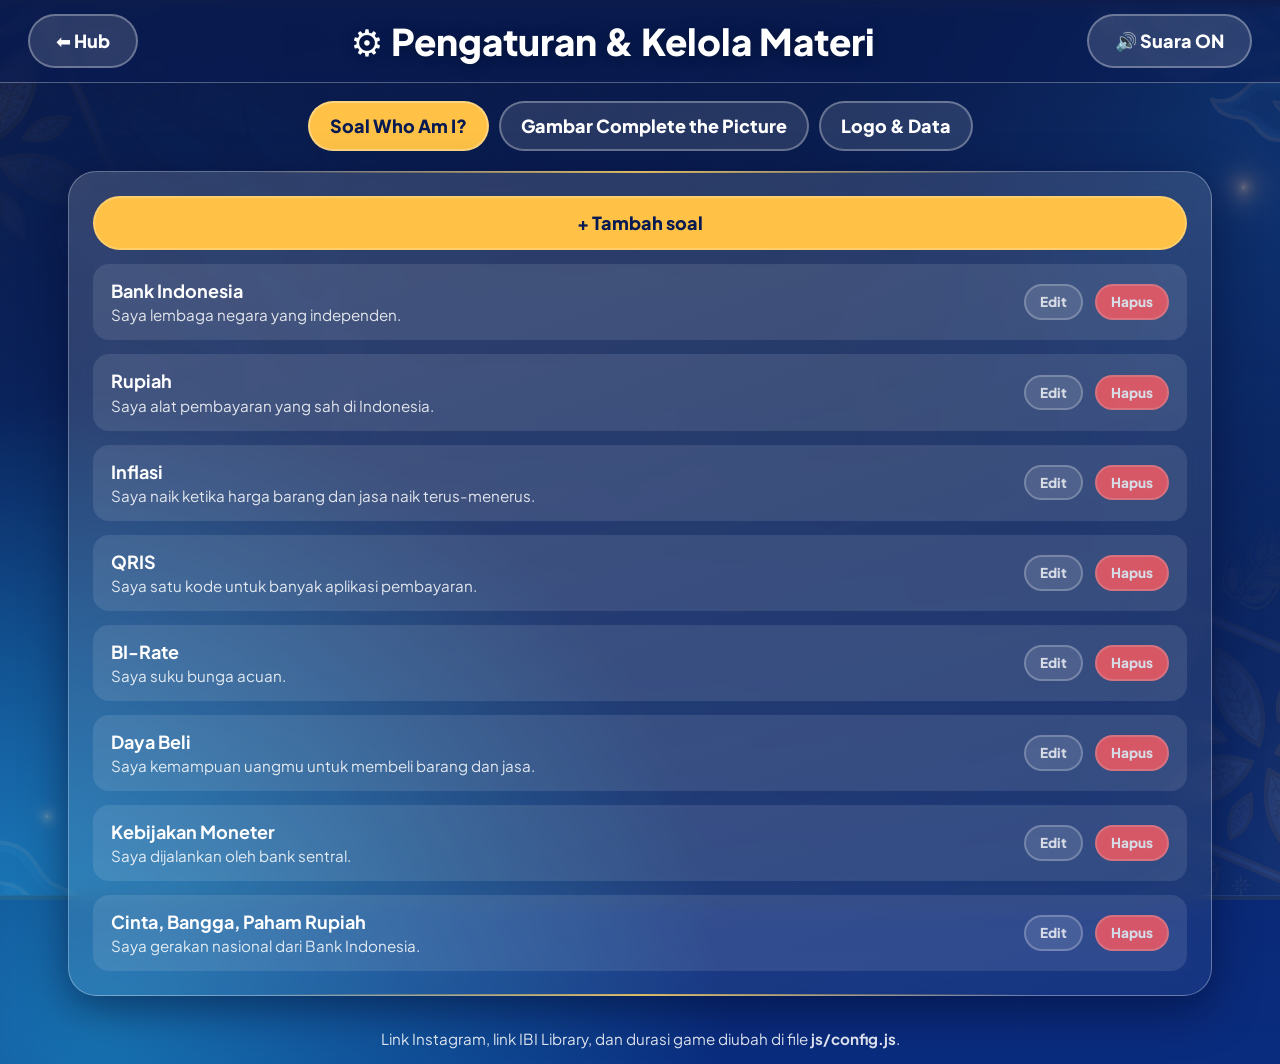
<file: settings/index.html>
<!DOCTYPE html>
<html lang="id">
<head>
  <meta charset="utf-8">
  <meta name="viewport" content="width=device-width, initial-scale=1">
  <title>Pengaturan & Kelola Materi</title>
  <link href="https://fonts.googleapis.com/css2?family=Plus+Jakarta+Sans:wght@500;700;800&display=swap" rel="stylesheet">
  <link rel="stylesheet" href="../css/style.css">
</head>
<body>
  <div class="view">
    <header class="bar">
      <a class="btn" href="../index.html">⬅ Hub</a>
      <h2>⚙️ Pengaturan & Kelola Materi</h2>
      <button class="btn" id="btn-sound">🔊 Suara ON</button>
    </header>

    <main style="justify-content:flex-start">
      <nav class="tabs" id="tabs"></nav>
      <!-- Isi tab dibuat oleh settings.js -->
      <section class="card panel" id="panel"></section>
    </main>

    <footer class="bar">
      <p class="note">Link Instagram, link IBI Library, dan durasi game diubah di file <b>js/config.js</b>.</p>
    </footer>
  </div>

  <script src="../js/config.js"></script>
  <script src="../js/utils.js"></script>
  <script src="../js/data.js"></script>
  <script src="../js/sound.js"></script>
  <script src="settings.js"></script>
</body>
</html>
</file>
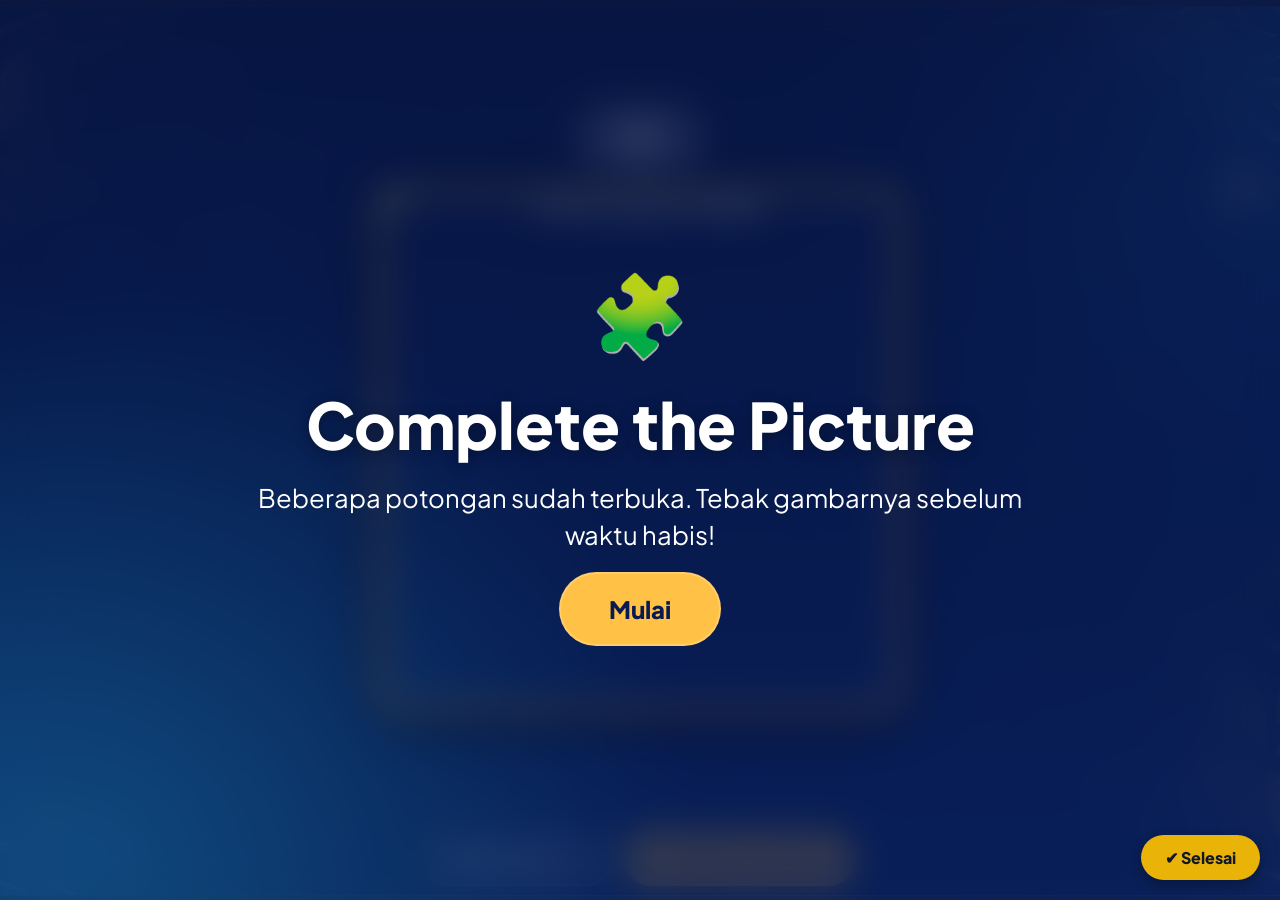
<file: games/complete-the-picture/index.html>
<!DOCTYPE html>
<html lang="id">
<head>
  <meta charset="utf-8">
  <meta name="viewport" content="width=device-width, initial-scale=1">
  <title>Complete the Picture</title>
  <link href="https://fonts.googleapis.com/css2?family=Plus+Jakarta+Sans:wght@500;700;800&display=swap" rel="stylesheet">
  <link rel="stylesheet" href="../../css/style.css">
</head>
<body>

  <div class="view" id="game-view">
    <main>
      <span class="pill timer-pill" id="timer">15</span>

      <div class="stage" id="stage">
        <!-- Gambar di bawah, 16 potongan puzzle (SVG) menutupinya -->
        <div class="board puzzle-board">
          <img id="pic" alt="Gambar yang harus ditebak">
          <svg id="puzzle" viewBox="0 0 400 400" xmlns="http://www.w3.org/2000/svg"></svg>
        </div>

        <!-- Kolom kanan saat jawaban muncul: Kotak kaca di atas, tombol di luar bawahnya -->
        <div class="answer-column" id="answer-column" hidden>
          <section class="card answer-box" id="answer-box">
            <small style="letter-spacing: 1.5px; opacity: 0.85; font-weight: 800;">JAWABANNYA ADALAH</small>
            <h2 id="answer-name"></h2>
            <p id="answer-info"></p>
          </section>
          <div class="actions" id="end-controls" style="margin-top: 18px;" hidden>
            <a class="btn gold big" href="../../index.html">⬅ Kembali ke Menu Pilih Game</a>
          </div>
        </div>
      </div>
    </main>

    <footer class="bar">
      <!-- Tombol selama ronde berjalan -->
      <div class="actions" id="controls">
        <button class="btn" id="btn-random">Buka Acak 2/2</button>
        <button class="btn gold" id="btn-answer">Tampilkan Jawaban</button>
        
      </div>
    </footer>
  </div>

  <!-- =============== LAYAR MULAI =============== -->
  <div class="overlay" id="start-overlay">
    <div class="reveal-box">
      <div class="mystery">🧩</div>
      <h1>Complete the Picture</h1>
      <p class="lead" id="start-text">Beberapa potongan sudah terbuka. Tebak gambarnya sebelum waktu habis!</p>
      <button class="btn gold big" id="btn-start">Mulai</button>
      
    </div>
  </div>

  <!-- =============== COUNTDOWN =============== -->
  <div class="overlay" id="count-overlay" hidden>
    <div class="reveal-box">
      <h2 id="count-title">Waktu habis! Ayo jawab sekarang!</h2>
      <div class="bignum" id="count-num">5</div>
    </div>
  </div>

  <script src="../../js/config.js"></script>
  <script src="../../js/utils.js"></script>
  <script src="../../js/data.js"></script>
  <script src="../../js/sound.js"></script>
  <script src="game.js"></script>
</body>
</html>
</file>
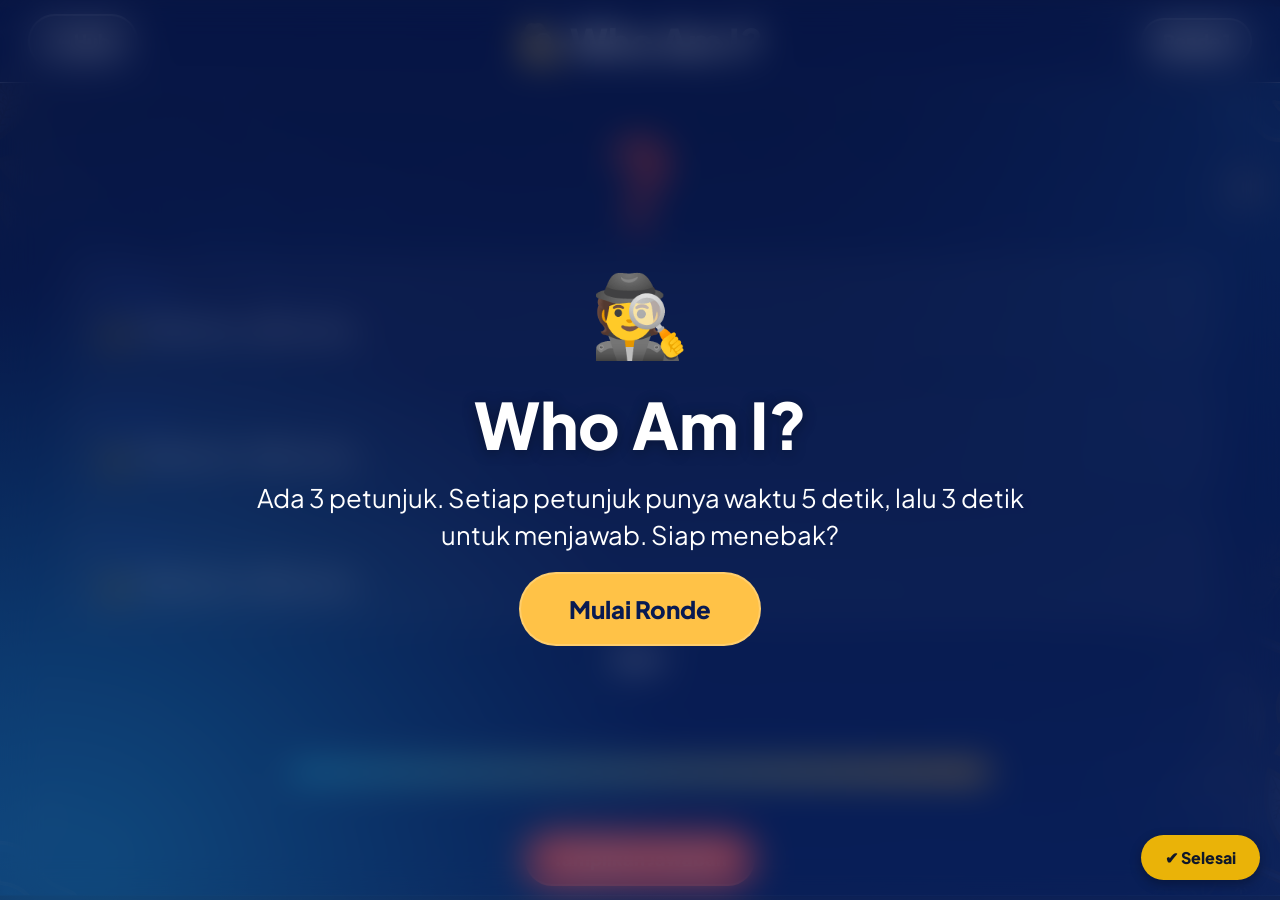
<file: games/who-am-i/index.html>
<!DOCTYPE html>
<html lang="id">
<head>
  <meta charset="utf-8">
  <meta name="viewport" content="width=device-width, initial-scale=1">
  <title>Who Am I?</title>
  <link href="https://fonts.googleapis.com/css2?family=Plus+Jakarta+Sans:wght@500;700;800&display=swap" rel="stylesheet">
  <link rel="stylesheet" href="../../css/style.css">
</head>
<body>

  <!-- =============== TAMPILAN GAME =============== -->
  <div class="view" id="game-view">
    <header class="bar">
      <a class="btn" href="../../index.html">⬅ Hub</a>
      <h2>🕵️ Who Am I?</h2>
      <span class="pill" id="round-label">Ronde 1</span>
    </header>

    <main>
      <div class="mystery">❓</div>

      <!-- Tiga petunjuk (dibuat oleh game.js) -->
      <section class="clues" id="clues"></section>

      <!-- Status timer: waktu baca petunjuk (5 dtk) lalu countdown menjawab (3 dtk) -->
      <section class="status" id="status">
        <div class="label" id="status-label">Siap?</div>
        <div class="num" id="status-num">&nbsp;</div>
        <div class="bar-track"><div class="bar-fill" id="bar-fill"></div></div>
      </section>
    </main>

    <footer class="bar">
      <button class="btn red" id="btn-answer">Tampilkan Jawaban</button>
      <button class="btn mint" id="btn-next" style="display:none;">Ronde Berikutnya</button>
      <button class="btn" id="btn-reset" style="display:none;">Reset Ronde</button>
    </footer>
  </div>

  <!-- =============== LAYAR MULAI =============== -->
  <div class="overlay" id="start-overlay">
    <div class="reveal-box">
      <div class="mystery">🕵️</div>
      <h1>Who Am I?</h1>
      <p class="lead">Ada 3 petunjuk. Setiap petunjuk punya waktu 5 detik, lalu 3 detik untuk menjawab. Siap menebak?</p>
      <button class="btn gold big" id="btn-start">Mulai Ronde</button>
    </div>
  </div>

  <!-- =============== COUNTDOWN 5 DETIK (latar di-blur lewat CSS) =============== -->
  <div class="overlay" id="count-overlay" hidden>
    <div class="reveal-box">
      <h2>Waktu habis! Ayo jawab sekarang!</h2>
      <div class="bignum" id="count-num">5</div>
    </div>
  </div>

  <!-- =============== JAWABAN (latar petunjuk di-blur lewat CSS) =============== -->
  <div class="overlay" id="reveal-overlay" hidden>
    <div class="reveal-box">
      <p class="lead">Jawabannya adalah</p>
      <h1 class="answer" id="reveal-answer"></h1>
      <p class="lead" id="reveal-explain"></p>
      <div class="reward" id="reveal-reward" style="display:none;"></div>
      <div class="actions">
        <a class="btn gold" href="../../index.html">⬅ Kembali ke Menu Hub</a>
        <button class="btn mint" id="btn-next2" style="display:none;">Ronde Berikutnya</button>
        <button class="btn" id="btn-reset2" style="display:none;">Ulangi Ronde</button>
      </div>
    </div>
  </div>

  <script src="../../js/config.js"></script>
  <script src="../../js/utils.js"></script>
  <script src="../../js/data.js"></script>
  <script src="../../js/sound.js"></script>
  <script src="game.js"></script>
</body>
</html>
</file>
<file: css/style.css>
/* =====================================================================
   style.css  —  tampilan untuk SEMUA halaman
   Tema diambil dari gambar Konten: biru perpustakaan, rak buku, cahaya lembut.
   Warna utama ada di :root di bawah, ubah di sini untuk mengganti tema.
   ===================================================================== */

:root {
  --navy: #081a52;      /* biru tua (bayangan rak) */
  --royal: #1b4fd6;     /* biru royal */
  --azure: #2b8cff;     /* biru cerah */
  --cyan: #27c8f0;      /* cahaya biru muda di pojok gambar */
  --gold: #ffc247;      /* aksen hangat (punggung buku) untuk tombol utama */
  --red: #ff5a5f;
  --mint: #2ed39a;
  --glass: rgba(8, 26, 82, 0.68);
  --line: rgba(255, 255, 255, 0.3);
}

* { box-sizing: border-box; margin: 0; padding: 0; }
[hidden] { display: none !important; }

body {
  min-height: 100vh;
  font-family: "Plus Jakarta Sans", system-ui, -apple-system, "Segoe UI", sans-serif;
  font-size: 18px;
  line-height: 1.45;
  color: #fff;
  /* Gambar rak buku + lapisan biru agar teks tetap terbaca */
  background:
    radial-gradient(circle at 8% 96%, rgba(39, 200, 240, 0.45), transparent 40%),
    linear-gradient(rgba(6, 24, 80, 0.6), rgba(12, 62, 170, 0.5)),
    url("../assets/konten.png") center / cover no-repeat fixed,
    var(--navy);
}

h1, h2, h3 { font-weight: 800; line-height: 1.15; text-shadow: 0 2px 14px rgba(0, 0, 0, 0.35); }
h1 { font-size: clamp(2rem, 5vw, 4rem); }
h2 { font-size: clamp(1.5rem, 3vw, 2.3rem); }

/* ---------- Susunan halaman: header / main / footer ---------- */
.view { min-height: 100vh; display: flex; flex-direction: column; }
header.bar, footer.bar {
  display: flex; align-items: center; justify-content: space-between;
  gap: 12px; flex-wrap: wrap; padding: 14px 28px;
}
header.bar { background: rgba(8, 26, 82, 0.55); border-bottom: 1px solid var(--line); backdrop-filter: blur(6px); }
footer.bar { justify-content: center; }
main {
  flex: 1; width: 100%; max-width: 1200px; margin: 0 auto; padding: 18px 28px;
  display: flex; flex-direction: column; align-items: center; justify-content: center; gap: 20px;
  text-align: center;
}

/* ---------- Kartu kaca ---------- */
.card {
  position: relative; border-radius: 28px; padding: 24px; border: 1.5px solid var(--line);
  background: linear-gradient(160deg, rgba(255, 255, 255, 0.16), rgba(255, 255, 255, 0.05));
  backdrop-filter: blur(10px); -webkit-backdrop-filter: blur(10px);
  box-shadow: 0 14px 44px rgba(0, 8, 40, 0.5);
}
/* garis cahaya emas di tepi atas dan bawah kartu */
.card::before, .card::after {
  content: ""; position: absolute; left: 16%; right: 16%; height: 2px; border-radius: 2px;
  background: linear-gradient(90deg, transparent, rgba(244, 201, 93, 0.85), transparent);
}
.card::before { top: -1px; }
.card::after { bottom: -1px; }
.grid-2 { display: grid; grid-template-columns: repeat(2, 1fr); gap: 26px; width: 100%; }
.grid-3 { display: grid; grid-template-columns: repeat(3, 1fr); gap: 26px; width: 100%; }
@media (max-width: 800px) { .grid-2, .grid-3 { grid-template-columns: 1fr; } }

/* ---------- Tombol ---------- */
.btn {
  font: inherit; font-weight: 800; cursor: pointer; color: #fff; text-decoration: none; display: inline-block;
  padding: 12px 26px; border-radius: 999px; border: 2px solid var(--line); background: rgba(255, 255, 255, 0.14);
  transition: transform 0.12s, box-shadow 0.12s, background 0.12s;
}
.btn:hover:not(:disabled) { transform: translateY(-2px); background: rgba(255, 255, 255, 0.26); box-shadow: 0 6px 20px rgba(39, 200, 240, 0.4); }
.btn:disabled { opacity: 0.4; cursor: not-allowed; }
.btn:focus-visible, .tile:focus-visible, .fld:focus-visible, .gear:focus-visible { outline: 4px solid var(--gold); outline-offset: 3px; }
.btn.gold { background: var(--gold); border-color: #fff3; color: var(--navy); }
.btn.gold:hover:not(:disabled) { background: #ffd273; box-shadow: 0 6px 24px rgba(255, 194, 71, 0.55); }
.btn.mint { background: var(--mint); color: var(--navy); border-color: #fff3; }
.btn.red { background: var(--red); border-color: #fff3; }
.btn.big { font-size: 1.5rem; padding: 18px 48px; }
.btn.small { font-size: 0.85rem; padding: 6px 14px; opacity: 0.8; }

/* ---------- Gerbang syarat ---------- */
.qr-box { background: #fff; border-radius: 16px; padding: 10px; width: 220px; margin: 12px auto; }
.qr-fallback { color: var(--navy); font-size: 0.8rem; word-break: break-all; }
.link-text { font-size: 0.85rem; opacity: 0.8; word-break: break-all; }
.check { display: flex; align-items: center; gap: 14px; font-weight: 700; font-size: 1.2rem; cursor: pointer; text-align: left; margin: 8px 0; }
.check input { width: 28px; height: 28px; accent-color: var(--gold); }

/* ---------- Opening & logo ---------- */
.logos { display: flex; gap: 24px; justify-content: center; flex-wrap: wrap; }
.logo-slot {
  width: 220px; height: 130px; padding: 8px; display: grid; place-items: center; text-align: center;
  background: rgba(255, 255, 255, 0.92); color: var(--navy); font-weight: 800; font-size: 0.95rem;
  border: 3px dashed var(--royal); border-radius: 18px; overflow: hidden;
}
.logo-slot img { max-width: 100%; max-height: 100%; object-fit: contain; }
.lead { font-size: clamp(1.1rem, 2vw, 1.6rem); max-width: 800px; }

/* ---------- Hub ---------- */
.game-card { display: flex; flex-direction: column; gap: 12px; align-items: center; text-decoration: none; color: #fff; transition: transform 0.15s, box-shadow 0.15s; }
.game-card:hover { transform: translateY(-6px); box-shadow: 0 16px 50px rgba(39, 200, 240, 0.5); }
.game-card .icon { font-size: 4.5rem; }
.game-card.soon { border-style: dashed; opacity: 0.7; }
.game-card.soon:hover { transform: none; box-shadow: none; }
/* Tombol gear (Pengaturan) sengaja DI LUAR deretan kartu game */
.gear {
  position: fixed; right: 22px; bottom: 22px; width: 64px; height: 64px; border-radius: 50%; z-index: 20;
  display: grid; place-items: center; font-size: 2rem; text-decoration: none;
  background: var(--glass); border: 2px solid var(--line); backdrop-filter: blur(6px); transition: transform 0.4s;
}
.gear:hover { transform: rotate(90deg); }

/* ---------- Game 1: papan gambar ---------- */
.pill { font-weight: 800; padding: 8px 20px; border-radius: 999px; background: rgba(255, 255, 255, 0.16); border: 2px solid var(--line); }
.timer-pill { font-size: 1.8rem; min-width: 120px; text-align: center; }
.timer-pill.low { background: var(--red); animation: thump 0.5s infinite alternate; }
.board {
  position: relative; width: min(58vh, 88vw); aspect-ratio: 1; border-radius: 22px; overflow: hidden;
  border: 5px solid #fff; box-shadow: 0 0 70px rgba(39, 200, 240, 0.55);
}
.board img { position: absolute; inset: 0; width: 100%; height: 100%; object-fit: cover; }
.tiles { position: absolute; inset: 0; display: grid; grid-template-columns: repeat(5, 1fr); }
.tile {
  font: 800 1.4rem "Plus Jakarta Sans", sans-serif; color: rgba(255, 194, 71, 0.7); cursor: pointer;
  background: linear-gradient(135deg, #1b4fd6, #081a52); border: 1px solid rgba(255, 255, 255, 0.25);
  transition: opacity 0.5s, transform 0.5s;
}
.tile:hover { background: var(--azure); color: #fff; }
.tile.gone { opacity: 0; transform: scale(0.4); pointer-events: none; }
.answer-box { max-width: 760px; width: 100%; }
.answer-box h2 { color: var(--gold); font-size: clamp(1.8rem, 4vw, 3rem); }

/* ---------- Hadiah ---------- */
.reward { margin-top: 14px; padding: 12px 18px; border-radius: 16px; font-weight: 800; background: var(--mint); color: var(--navy); }

/* ---------- Overlay layar penuh (latar belakang di-blur) ---------- */
.overlay {
  position: fixed; inset: 0; z-index: 50; display: grid; place-items: center; padding: 24px; text-align: center;
  background: rgba(5, 16, 60, 0.5); backdrop-filter: blur(18px); -webkit-backdrop-filter: blur(18px);
}
.bignum {
  font-size: min(32vh, 18rem); font-weight: 800; line-height: 1; color: var(--gold);
  text-shadow: 0 0 50px rgba(255, 194, 71, 0.75); animation: thump 1s infinite;
}
@keyframes thump { 0% { transform: scale(1); } 15% { transform: scale(1.14); } 30% { transform: scale(1); } 45% { transform: scale(1.08); } 100% { transform: scale(1); } }
.reveal-box { max-width: 900px; display: flex; flex-direction: column; gap: 18px; align-items: center; }
.reveal-box .answer { font-size: clamp(2.5rem, 8vw, 6rem); color: var(--gold); animation: pop 0.6s ease-out; }
@keyframes pop { 0% { transform: scale(0.3); opacity: 0; } 70% { transform: scale(1.1); } 100% { transform: scale(1); opacity: 1; } }
.actions { display: flex; gap: 12px; flex-wrap: wrap; justify-content: center; }

/* ---------- Game 2: petunjuk ---------- */
.mystery { font-size: 5rem; animation: float 2.5s ease-in-out infinite; }
@keyframes float { 50% { transform: translateY(-12px); } }
.clues { display: flex; flex-direction: column; gap: 14px; width: 100%; }
.clue { text-align: left; padding: 18px 26px; border-radius: 20px; border: 2px dashed var(--line); background: rgba(255, 255, 255, 0.08); opacity: 0.55; transition: all 0.3s; }
.clue.on { opacity: 1; border-style: solid; background: rgba(255, 255, 255, 0.95); color: var(--navy); }
.clue.now { box-shadow: 0 0 0 4px var(--gold), 0 0 40px rgba(255, 194, 71, 0.6); transform: scale(1.02); }
.clue small { font-weight: 800; color: var(--royal); }
.clue p { font-size: clamp(1.3rem, 2.6vw, 2rem); font-weight: 800; }
.clue.off p { opacity: 0.7; }
.status { width: 100%; max-width: 700px; display: flex; flex-direction: column; align-items: center; gap: 10px; }
.status .label { font-weight: 800; font-size: 1.3rem; }
.status .num { font-size: 4.5rem; font-weight: 800; line-height: 1; }
.status.wait .num { color: var(--red); animation: thump 1s infinite; }
.status.wait .label { color: var(--gold); }
.bar-track { height: 14px; width: 100%; border-radius: 99px; background: rgba(255, 255, 255, 0.2); overflow: hidden; }
.bar-fill { height: 100%; width: 100%; background: linear-gradient(90deg, var(--cyan), var(--gold)); }

/* ---------- Halaman Pengaturan ---------- */
.tabs { display: flex; gap: 10px; flex-wrap: wrap; justify-content: center; }
.tab { font: inherit; font-weight: 800; padding: 10px 20px; border-radius: 999px; cursor: pointer; color: #fff; background: rgba(255, 255, 255, 0.12); border: 2px solid var(--line); }
.tab.on { background: var(--gold); color: var(--navy); }
.panel { width: 100%; text-align: left; display: flex; flex-direction: column; gap: 14px; }
.row { display: flex; justify-content: space-between; align-items: center; gap: 12px; flex-wrap: wrap; padding: 14px 18px; border-radius: 16px; background: rgba(255, 255, 255, 0.1); }
.fld { width: 100%; font: inherit; padding: 10px 14px; border-radius: 12px; border: 2px solid var(--line); background: #fff; color: var(--navy); margin-bottom: 8px; }
label.lbl { font-weight: 800; display: block; margin-bottom: 4px; }
.thumbs { display: grid; grid-template-columns: repeat(auto-fill, minmax(200px, 1fr)); gap: 14px; }
.thumbs img { width: 100%; aspect-ratio: 1; object-fit: cover; border-radius: 12px; }
.note { font-size: 0.95rem; opacity: 0.85; }

@media (prefers-reduced-motion: reduce) { * { animation: none !important; transition: none !important; } }

/* === PUZZLE SVG 4x4 & TATA LETAK JAWABAN === */
.puzzle-board {
  border: 4px solid var(--gold) !important;
  box-shadow: 0 12px 50px rgba(0, 0, 0, 0.6) !important;
}

#puzzle {
  position: absolute;
  inset: 0;
  width: 100%;
  height: 100%;
  display: block;
}

#puzzle .piece {
  transition: opacity 0.45s ease, transform 0.45s ease;
  transform-box: fill-box;
  transform-origin: center;
}

#puzzle .piece path {
  stroke: rgba(255, 220, 130, 0.75);
  stroke-width: 1.8;
  stroke-linejoin: round;
}

#puzzle .piece text {
  fill: var(--gold);
  font-family: "Plus Jakarta Sans", sans-serif;
  font-size: 24px;
  font-weight: 800;
  text-anchor: middle;
  dominant-baseline: central;
  pointer-events: none;
  user-select: none;
}

#puzzle .piece.gone {
  opacity: 0;
  transform: scale(0.75);
  pointer-events: none;
}

/* Tata letak panggung bermain & saat jawaban terbuka (gambar kiri, deskripsi kanan) */
.stage {
  display: flex;
  align-items: center;
  justify-content: center;
  width: 100%;
  max-width: 1100px;
}

.stage.revealed {
  flex-direction: row;
  gap: 36px;
  padding: 16px;
}

.stage.revealed .board {
  flex: 0 0 420px;
  max-width: 45%;
}

.stage.revealed .answer-column {
  flex: 1;
  display: flex;
  flex-direction: column;
  align-items: flex-start;
  text-align: left;
}

.stage.revealed .answer-box {
  width: 100%;
  padding: 28px 32px;
}

@media (max-width: 800px) {
  .stage.revealed {
    flex-direction: column;
  }
  .stage.revealed .board {
    max-width: 88vw;
  }
}

/* === TATA LETAK JAWABAN: GAMBAR KIRI, DESKRIPSI + TOMBOL KANAN === */
#game-main.reveal-layout {
  display: flex !important;
  flex-direction: row !important;
  align-items: center !important;
  justify-content: center !important;
  gap: 36px !important;
  max-width: 1100px;
  margin: 0 auto;
  padding: 24px;
}

#game-main.reveal-layout .board {
  flex: 0 0 420px;
  max-width: 45%;
  margin: 0 !important;
}

#game-main.reveal-layout .answer-column {
  flex: 1;
  display: flex;
  flex-direction: column;
  align-items: flex-start;
}

#game-main.reveal-layout .answer-box {
  width: 100%;
  text-align: left !important;
  margin: 0 !important;
  padding: 28px 32px !important;
}
</file>
